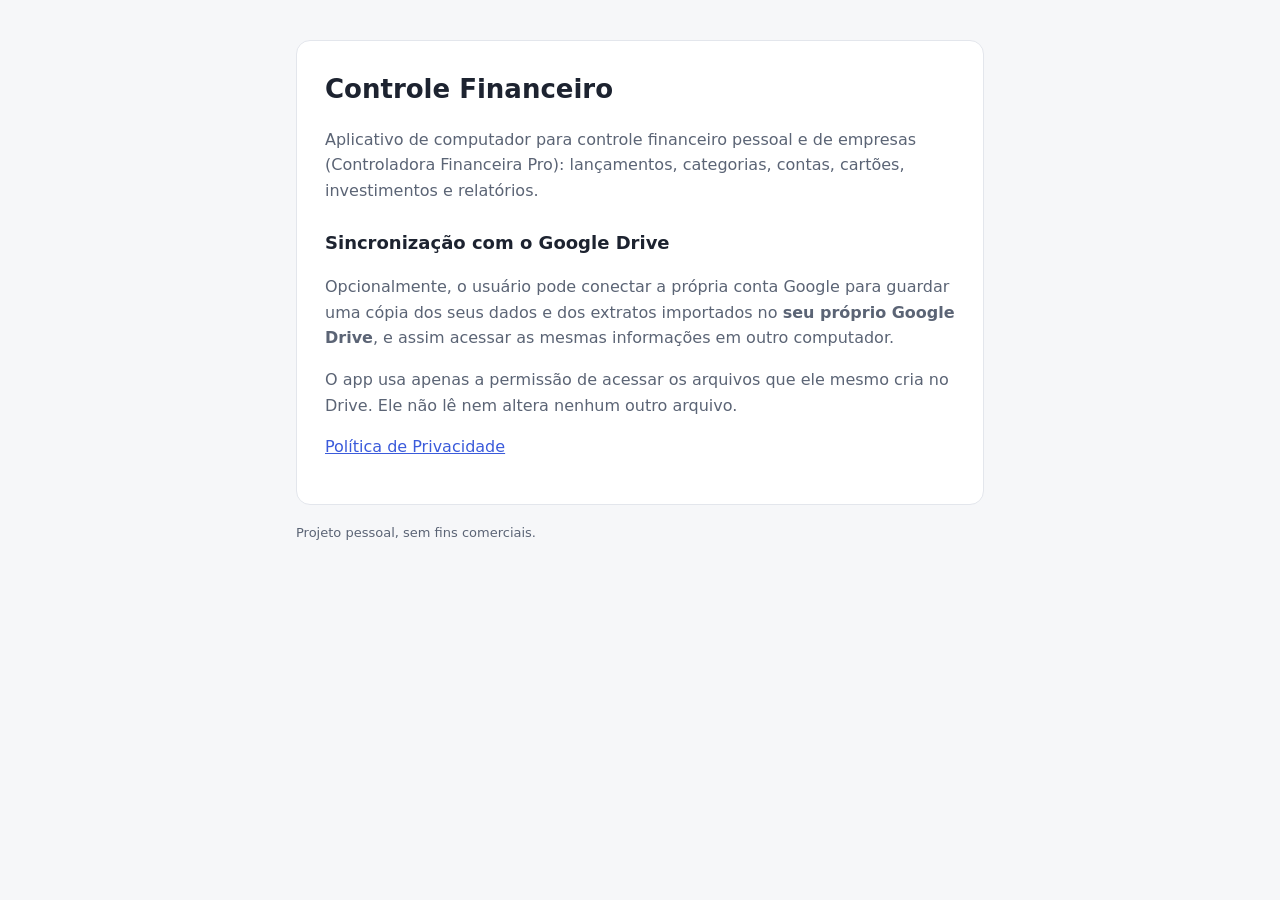
<file: index.html>
<!doctype html>
<html lang="pt-BR"><head><meta charset="utf-8"><meta name="viewport" content="width=device-width,initial-scale=1">
<title>Controle Financeiro</title><link rel="stylesheet" href="style.css"></head>
<body><main><div class="card">
<h1>Controle Financeiro</h1>
<p>Aplicativo de computador para controle financeiro pessoal e de empresas (Controladora Financeira Pro): lançamentos, categorias, contas, cartões, investimentos e relatórios.</p>
<h2>Sincronização com o Google Drive</h2>
<p>Opcionalmente, o usuário pode conectar a própria conta Google para guardar uma cópia dos seus dados e dos extratos importados no <strong>seu próprio Google Drive</strong>, e assim acessar as mesmas informações em outro computador.</p>
<p>O app usa apenas a permissão de acessar os arquivos que ele mesmo cria no Drive. Ele não lê nem altera nenhum outro arquivo.</p>
<p><a href="privacidade.html">Política de Privacidade</a></p>
</div><footer>Projeto pessoal, sem fins comerciais.</footer></main></body></html>
</file>
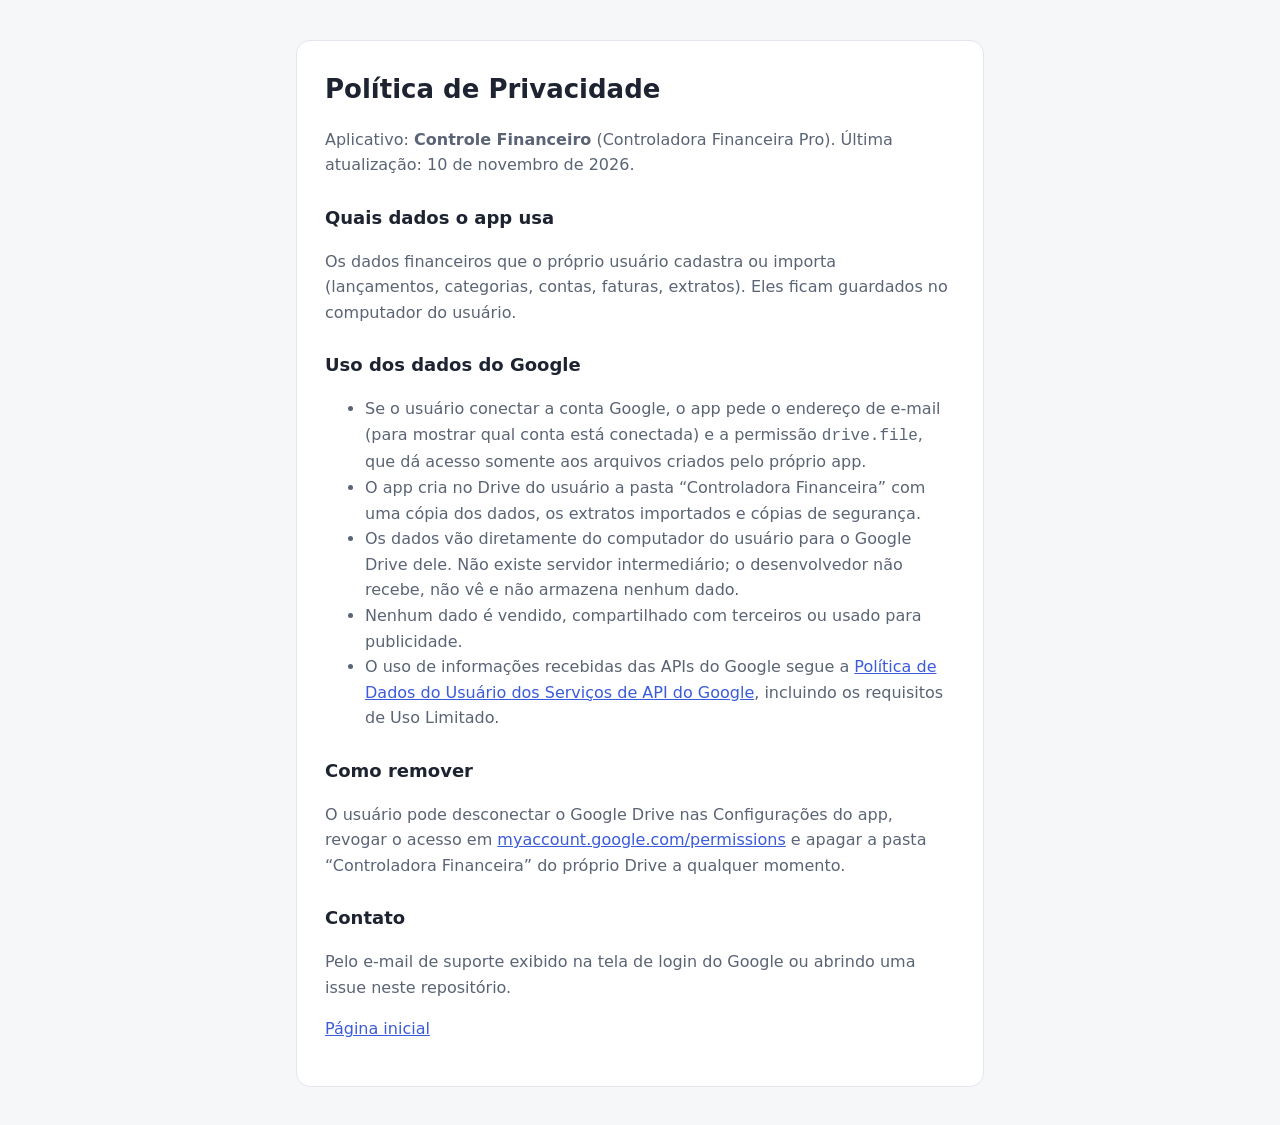
<file: privacidade.html>
<!doctype html>
<html lang="pt-BR"><head><meta charset="utf-8"><meta name="viewport" content="width=device-width,initial-scale=1">
<title>Política de Privacidade</title><link rel="stylesheet" href="style.css"></head>
<body><main><div class="card">
<h1>Política de Privacidade</h1>
<p>Aplicativo: <strong>Controle Financeiro</strong> (Controladora Financeira Pro). Última atualização: 10 de novembro de 2026.</p>
<h2>Quais dados o app usa</h2>
<p>Os dados financeiros que o próprio usuário cadastra ou importa (lançamentos, categorias, contas, faturas, extratos). Eles ficam guardados no computador do usuário.</p>
<h2>Uso dos dados do Google</h2>
<ul>
<li>Se o usuário conectar a conta Google, o app pede o endereço de e-mail (para mostrar qual conta está conectada) e a permissão <code>drive.file</code>, que dá acesso somente aos arquivos criados pelo próprio app.</li>
<li>O app cria no Drive do usuário a pasta “Controladora Financeira” com uma cópia dos dados, os extratos importados e cópias de segurança.</li>
<li>Os dados vão diretamente do computador do usuário para o Google Drive dele. Não existe servidor intermediário; o desenvolvedor não recebe, não vê e não armazena nenhum dado.</li>
<li>Nenhum dado é vendido, compartilhado com terceiros ou usado para publicidade.</li>
<li>O uso de informações recebidas das APIs do Google segue a <a href="https://developers.google.com/terms/api-services-user-data-policy">Política de Dados do Usuário dos Serviços de API do Google</a>, incluindo os requisitos de Uso Limitado.</li>
</ul>
<h2>Como remover</h2>
<p>O usuário pode desconectar o Google Drive nas Configurações do app, revogar o acesso em <a href="https://myaccount.google.com/permissions">myaccount.google.com/permissions</a> e apagar a pasta “Controladora Financeira” do próprio Drive a qualquer momento.</p>
<h2>Contato</h2>
<p>Pelo e-mail de suporte exibido na tela de login do Google ou abrindo uma issue neste repositório.</p>
<p><a href="index.html">Página inicial</a></p>
</div></main></body></html>
</file>
<file: style.css>
:root{--bg:#f6f7f9;--fg:#1d2330;--muted:#5b6475;--card:#fff;--line:#e3e6ec;--accent:#3b5bdb}
@media (prefers-color-scheme:dark){:root{--bg:#14171d;--fg:#e8ebf1;--muted:#a0a8b8;--card:#1c2028;--line:#2b303b;--accent:#8ea2ff}}
*{box-sizing:border-box}body{margin:0;background:var(--bg);color:var(--fg);font:16px/1.6 system-ui,"Segoe UI",sans-serif}
main{max-width:720px;margin:0 auto;padding:40px 16px}
.card{background:var(--card);border:1px solid var(--line);border-radius:14px;padding:28px}
h1{font-size:26px;margin:0 0 6px}h2{font-size:18px;margin:26px 0 6px}p,li{color:var(--muted)}a{color:var(--accent)}
footer{margin-top:18px;font-size:13px;color:var(--muted)}
</file>
